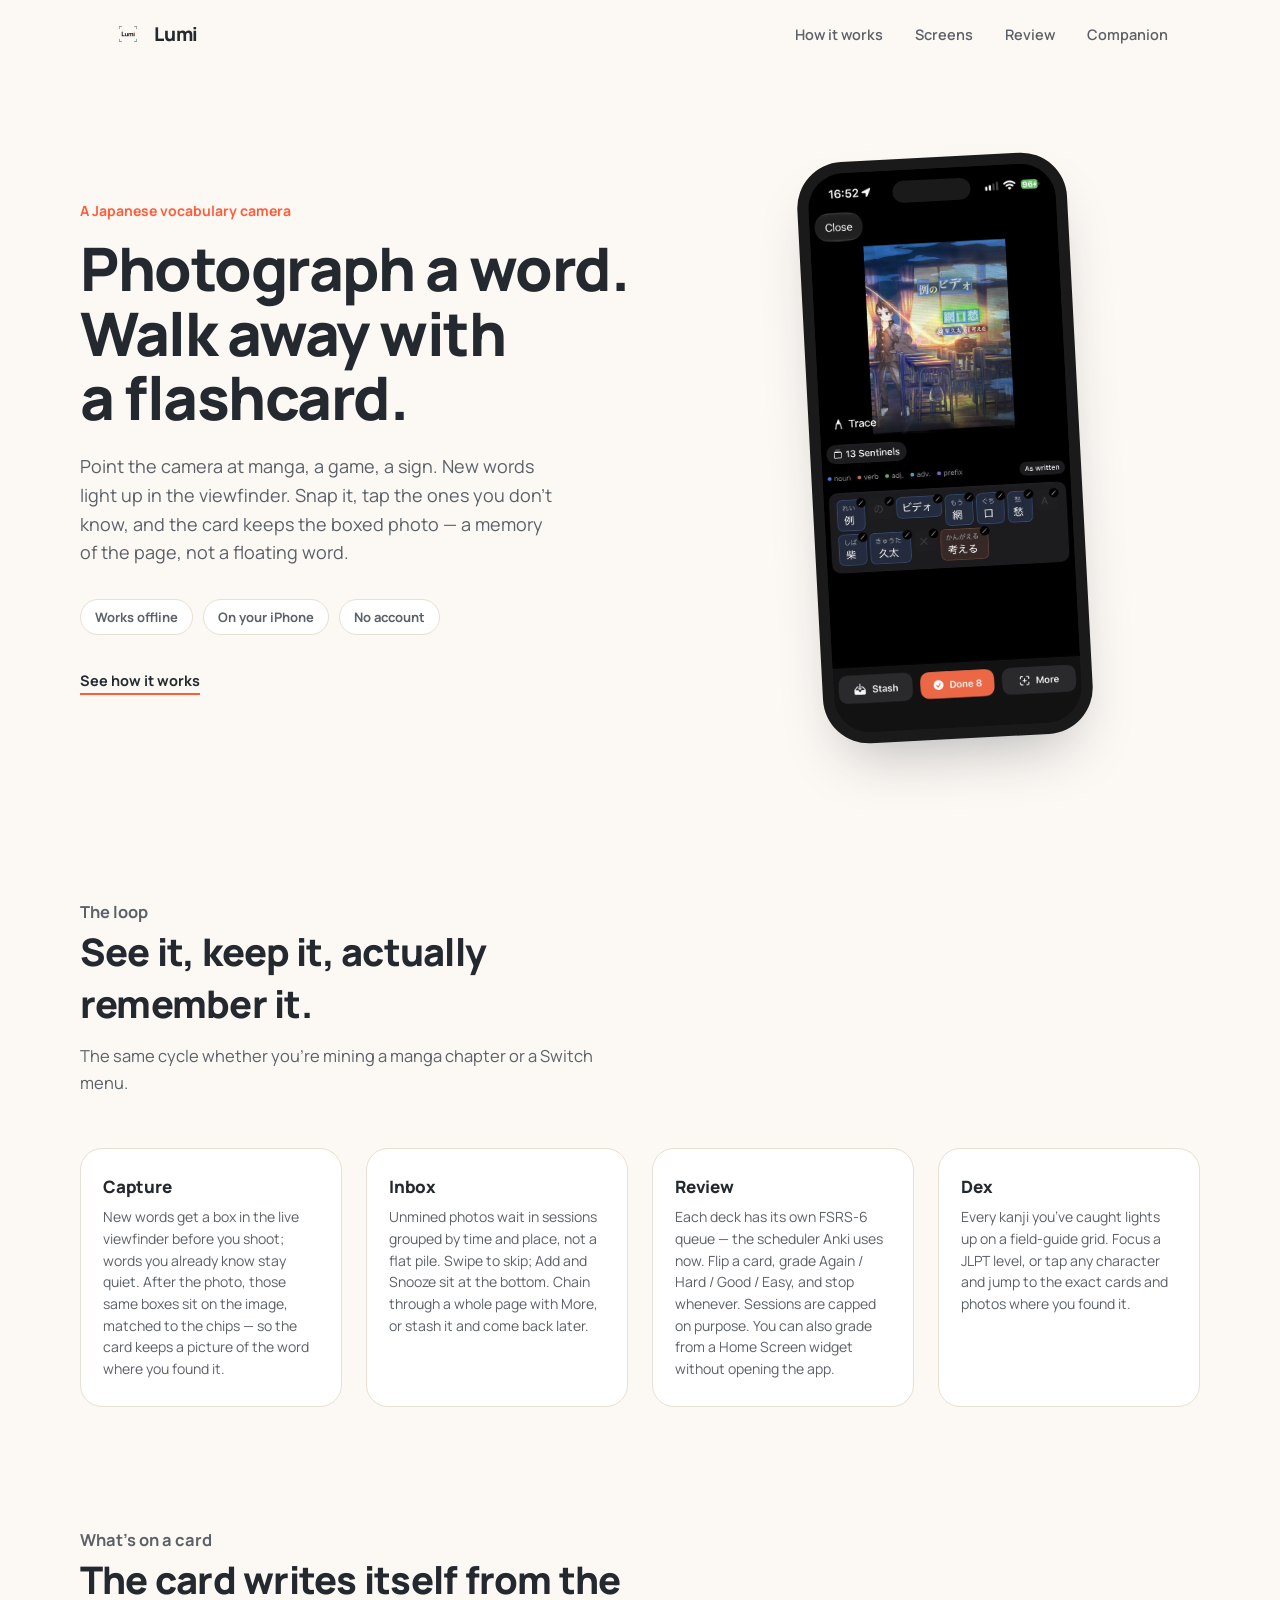
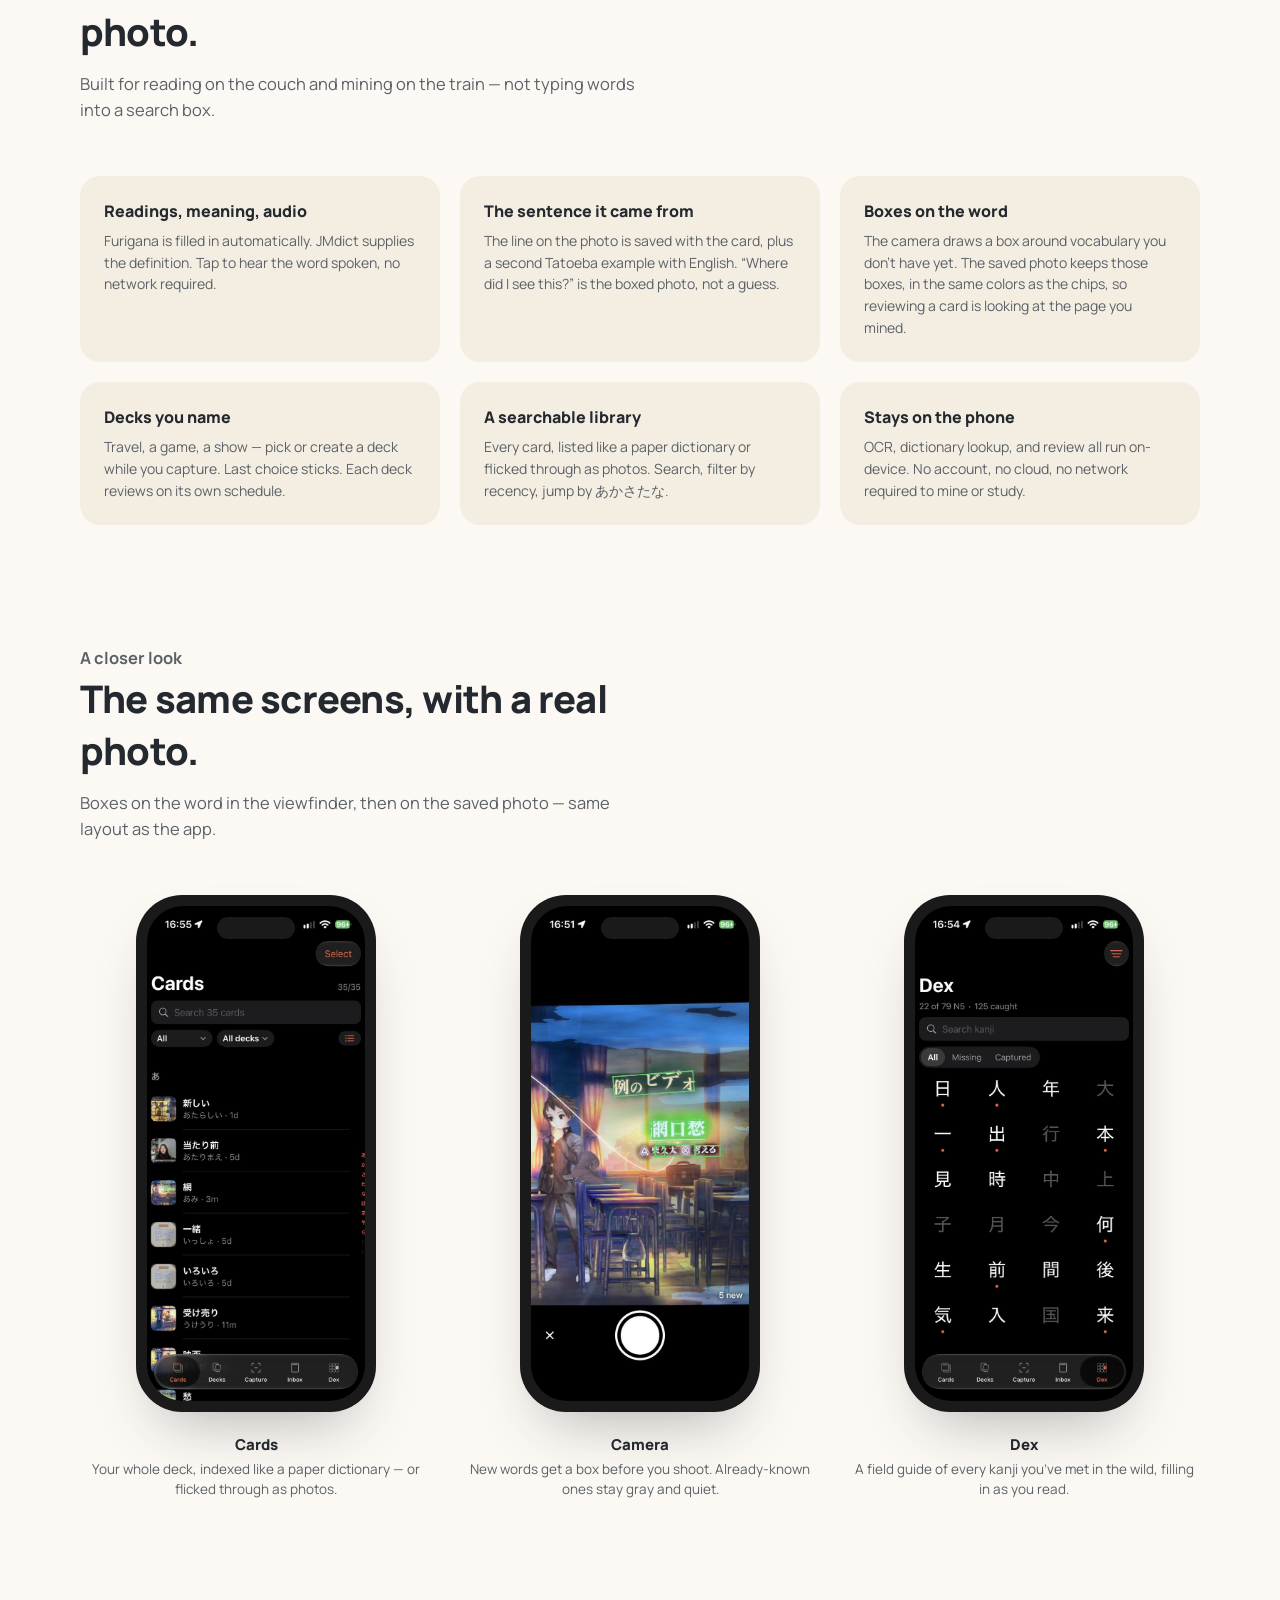
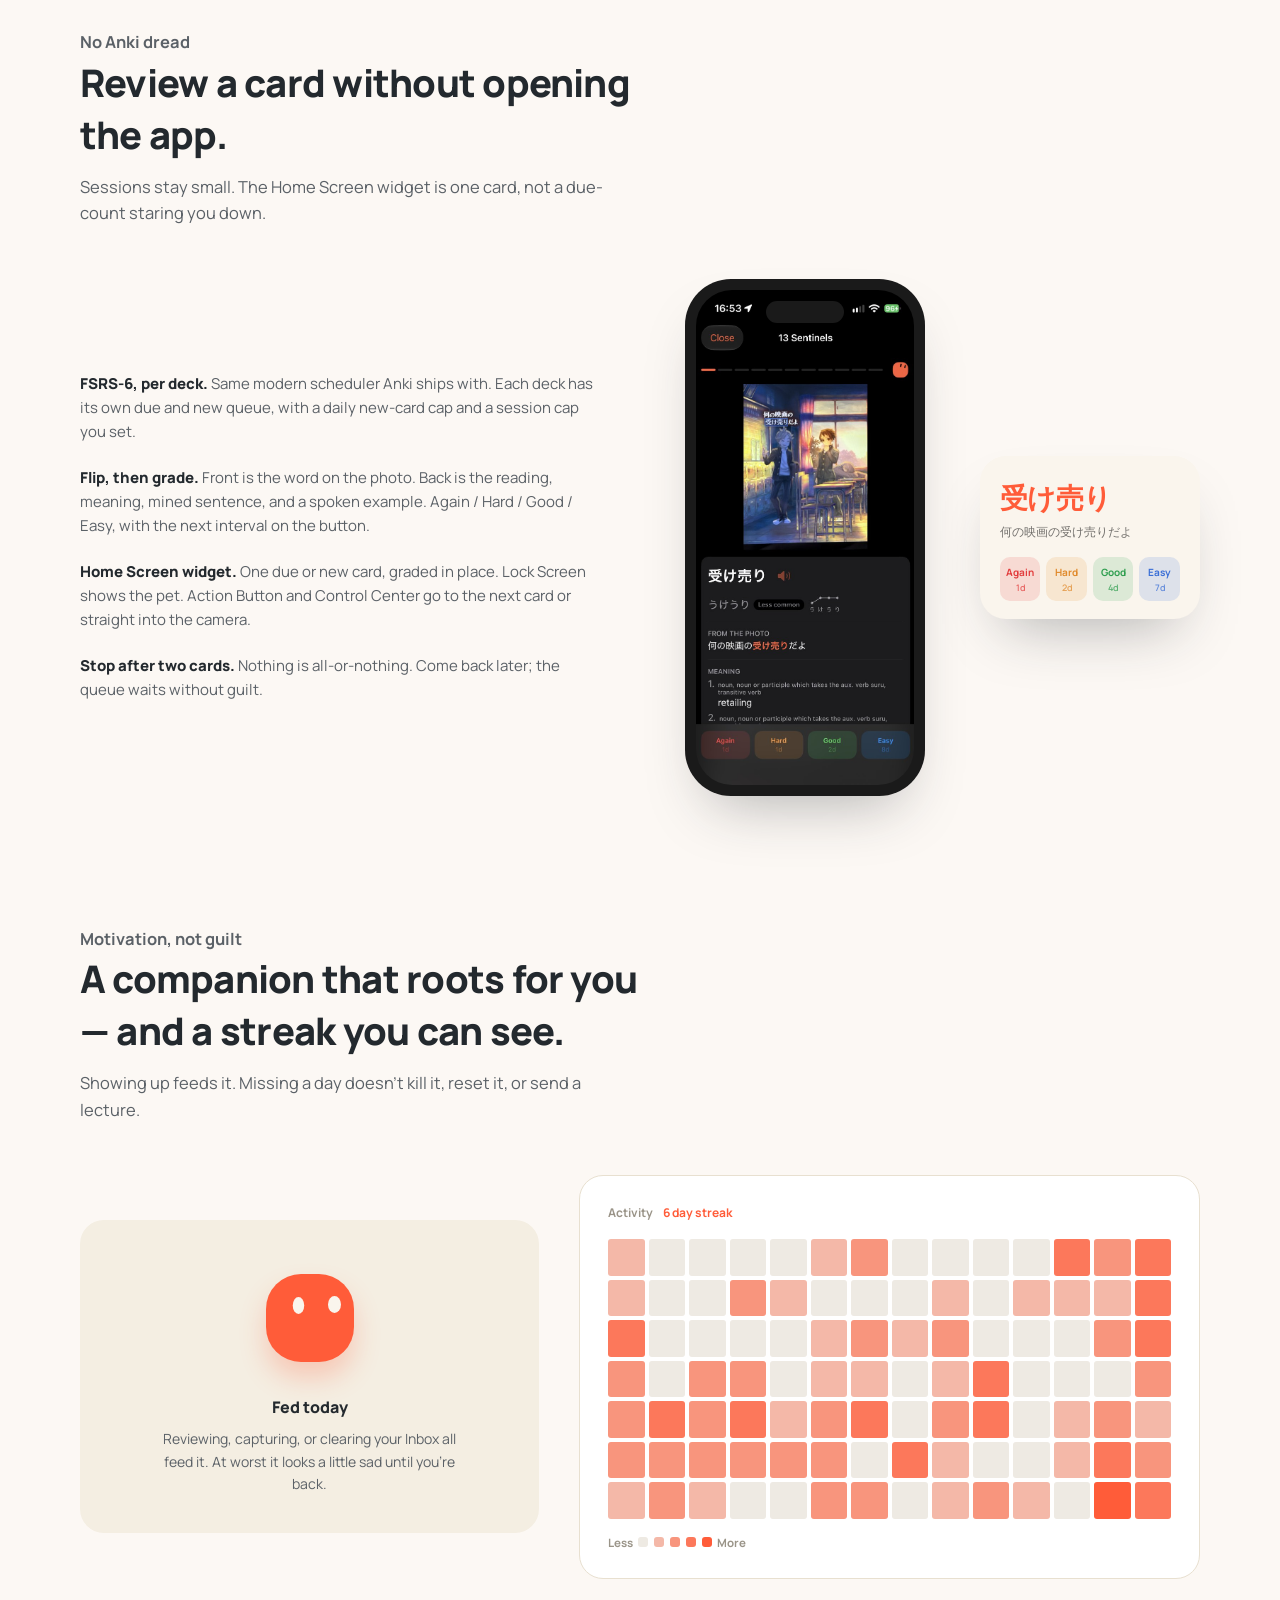
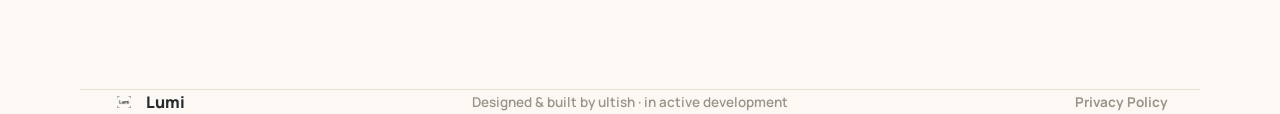
<file: index.html>
<!DOCTYPE html>
<html lang="en">
<head>
<meta charset="UTF-8">
<meta name="viewport" content="width=device-width, initial-scale=1.0">
<title>Lumi — a Japanese vocabulary camera</title>
<meta name="description" content="Photograph Japanese — manga, games, signs, menus — and Lumi turns the words you don't know into flashcards. Readings, meanings, examples, and FSRS review, including from a Home Screen widget. Works offline.">

<link rel="icon" type="image/png" href="assets/icon-light-64.png" media="(prefers-color-scheme: light)">
<link rel="icon" type="image/png" href="assets/icon-dark-64.png" media="(prefers-color-scheme: dark)">
<link rel="apple-touch-icon" href="assets/icon-light-180.png">

<link rel="preconnect" href="https://fonts.googleapis.com">
<link rel="preconnect" href="https://fonts.gstatic.com" crossorigin>
<link href="https://fonts.googleapis.com/css2?family=Manrope:wght@500;600;700;800&display=swap" rel="stylesheet">

<link rel="stylesheet" href="styles.css">
</head>
<body>

<header class="nav" id="nav">
  <div class="nav__inner">
    <a href="#top" class="brand">
      <img class="logo-light" src="assets/icon-light-64.png" alt="">
      <img class="logo-dark" src="assets/icon-dark-64.png" alt="">
      Lumi
    </a>
    <nav class="nav__links">
      <a href="#how">How it works</a>
      <a href="#screens">Screens</a>
      <a href="#review">Review</a>
      <a href="#companion">Companion</a>
    </nav>
  </div>
</header>

<main id="top">

  <section class="hero wrap">
    <div class="hero__grid">
      <div>
        <p class="kicker">A Japanese vocabulary camera</p>
        <h1>Photograph a word.<br>Walk away with a&nbsp;flashcard.</h1>
        <p class="lede">
          Point the camera at manga, a game, a sign. New words light up in
          the viewfinder. Snap it, tap the ones you don’t know, and the card
          keeps the boxed photo — a memory of the page, not a floating word.
        </p>
        <div class="hero__badges">
          <span class="badge">Works offline</span>
          <span class="badge">On your iPhone</span>
          <span class="badge">No account</span>
        </div>
        <a href="#how" class="scroll-cue">See how it works</a>
      </div>

      <div class="hero__visual">
        <div class="phone phone--item phone--shot">
          <div class="phone__screen">
            <div class="phone__island"></div>
            <img class="phone__shot" src="assets/screens/hero-review.jpg" alt="Lumi's review screen: a manga panel with Japanese words boxed in color by part of speech, ready to add as flashcards">
          </div>
        </div>
      </div>
    </div>
  </section>

  <section class="loop wrap" id="how">
    <div class="section-head reveal">
      <p class="kicker">The loop</p>
      <h2>See it, keep it, actually remember it.</h2>
      <p>The same cycle whether you’re mining a manga chapter or a Switch menu.</p>
    </div>

    <div class="steps">
      <div class="step reveal">
        <h3>Capture</h3>
        <p>New words get a box in the live viewfinder before you shoot; words you already know stay quiet. After the photo, those same boxes sit on the image, matched to the chips — so the card keeps a picture of the word where you found it.</p>
      </div>
      <div class="step reveal">
        <h3>Inbox</h3>
        <p>Unmined photos wait in sessions grouped by time and place, not a flat pile. Swipe to skip; Add and Snooze sit at the bottom. Chain through a whole page with More, or stash it and come back later.</p>
      </div>
      <div class="step reveal">
        <h3>Review</h3>
        <p>Each deck has its own FSRS-6 queue — the scheduler Anki uses now. Flip a card, grade Again / Hard / Good / Easy, and stop whenever. Sessions are capped on purpose. You can also grade from a Home Screen widget without opening the app.</p>
      </div>
      <div class="step reveal">
        <h3>Dex</h3>
        <p>Every kanji you’ve caught lights up on a field-guide grid. Focus a JLPT level, or tap any character and jump to the exact cards and photos where you found it.</p>
      </div>
    </div>
  </section>

  <section class="features wrap" id="features">
    <div class="section-head reveal">
      <p class="kicker">What’s on a card</p>
      <h2>The card writes itself from the photo.</h2>
      <p>Built for reading on the couch and mining on the train — not typing words into a search box.</p>
    </div>

    <div class="feature-grid">
      <div class="feature reveal">
        <h3>Readings, meaning, audio</h3>
        <p>Furigana is filled in automatically. JMdict supplies the definition. Tap to hear the word spoken, no network required.</p>
      </div>
      <div class="feature reveal">
        <h3>The sentence it came from</h3>
        <p>The line on the photo is saved with the card, plus a second Tatoeba example with English. “Where did I see this?” is the boxed photo, not a guess.</p>
      </div>
      <div class="feature reveal">
        <h3>Boxes on the word</h3>
        <p>The camera draws a box around vocabulary you don’t have yet. The saved photo keeps those boxes, in the same colors as the chips, so reviewing a card is looking at the page you mined.</p>
      </div>
      <div class="feature reveal">
        <h3>Decks you name</h3>
        <p>Travel, a game, a show — pick or create a deck while you capture. Last choice sticks. Each deck reviews on its own schedule.</p>
      </div>
      <div class="feature reveal">
        <h3>A searchable library</h3>
        <p>Every card, listed like a paper dictionary or flicked through as photos. Search, filter by recency, jump by あかさたな.</p>
      </div>
      <div class="feature reveal">
        <h3>Stays on the phone</h3>
        <p>OCR, dictionary lookup, and review all run on-device. No account, no cloud, no network required to mine or study.</p>
      </div>
    </div>
  </section>

  <section class="screens wrap" id="screens">
    <div class="section-head reveal">
      <p class="kicker">A closer look</p>
      <h2>The same screens, with a real photo.</h2>
      <p>Boxes on the word in the viewfinder, then on the saved photo — same layout as the app.</p>
    </div>

    <div class="screen-row">

      <div class="screen-card reveal">
        <div class="phone phone--tab phone--shot">
          <div class="phone__screen">
            <div class="phone__island"></div>
            <img class="phone__shot" src="assets/screens/cards.jpg" alt="The Cards screen: a searchable list of caught words, indexed alphabetically with a thumbnail from the photo each was found in">
          </div>
        </div>
        <div class="screen-card__label">Cards</div>
        <div class="screen-card__desc">Your whole deck, indexed like a paper dictionary — or flicked through as photos.</div>
      </div>

      <div class="screen-card reveal">
        <div class="phone phone--camera phone--shot">
          <div class="phone__screen phone__screen--finder">
            <div class="phone__island"></div>
            <img class="phone__shot" src="assets/screens/camera.jpg" alt="The live camera viewfinder: green boxes highlighting new Japanese words over a manga page, with a new-word count and shutter button">
          </div>
        </div>
        <div class="screen-card__label">Camera</div>
        <div class="screen-card__desc">New words get a box before you shoot. Already-known ones stay gray and quiet.</div>
      </div>

      <div class="screen-card reveal">
        <div class="phone phone--tab phone--shot">
          <div class="phone__screen">
            <div class="phone__island"></div>
            <img class="phone__shot" src="assets/screens/dex.jpg" alt="The Dex screen: a grid of kanji, bright where caught and faint where still missing, filtered to JLPT N5">
          </div>
        </div>
        <div class="screen-card__label">Dex</div>
        <div class="screen-card__desc">A field guide of every kanji you’ve met in the wild, filling in as you read.</div>
      </div>

    </div>
  </section>

  <section class="dread wrap" id="review">
    <div class="section-head reveal">
      <p class="kicker">No Anki dread</p>
      <h2>Review a card without opening the app.</h2>
      <p>Sessions stay small. The Home Screen widget is one card, not a due-count staring you down.</p>
    </div>

    <div class="dread__grid">
      <ul class="dread__list reveal">
        <li><strong>FSRS-6, per deck.</strong> Same modern scheduler Anki ships with. Each deck has its own due and new queue, with a daily new-card cap and a session cap you set.</li>
        <li><strong>Flip, then grade.</strong> Front is the word on the photo. Back is the reading, meaning, mined sentence, and a spoken example. Again / Hard / Good / Easy, with the next interval on the button.</li>
        <li><strong>Home Screen widget.</strong> One due or new card, graded in place. Lock Screen shows the pet. Action Button and Control Center go to the next card or straight into the camera.</li>
        <li><strong>Stop after two cards.</strong> Nothing is all-or-nothing. Come back later; the queue waits without guilt.</li>
      </ul>

      <div class="review-visuals reveal">
        <div class="phone phone--item phone--sm phone--shot">
          <div class="phone__screen">
            <div class="phone__island"></div>
            <img class="phone__shot" src="assets/screens/review-back.jpg" alt="The back of a review card: the word 受け売り with its reading, the sentence it was mined from, and its dictionary meaning, above Again / Hard / Good / Easy grade buttons">
          </div>
        </div>

        <div class="widget-mock">
          <div class="widget-mock__word">受け売り</div>
          <div class="widget-mock__sentence">何の映画の受け売りだよ</div>
          <div class="widget-mock__grades">
            <div class="g again">Again<small>1d</small></div>
            <div class="g hard">Hard<small>2d</small></div>
            <div class="g good">Good<small>4d</small></div>
            <div class="g easy">Easy<small>7d</small></div>
          </div>
        </div>
      </div>
    </div>
  </section>

  <section class="companion wrap" id="companion">
    <div class="section-head reveal">
      <p class="kicker">Motivation, not guilt</p>
      <h2>A companion that roots for you — and a streak you can see.</h2>
      <p>Showing up feeds it. Missing a day doesn’t kill it, reset it, or send a lecture.</p>
    </div>

    <div class="companion__grid">
      <div class="pet-card reveal">
        <div class="mascot" aria-hidden="true">
          <div class="mascot__body">
            <span class="mascot__eye mascot__eye--l"></span>
            <span class="mascot__eye mascot__eye--r"></span>
          </div>
        </div>
        <div class="pet-card__mood">Fed today</div>
        <div class="pet-card__desc">Reviewing, capturing, or clearing your Inbox all feed it. At worst it looks a little sad until you’re back.</div>
      </div>

      <div class="heatmap-card reveal">
        <div class="heatmap-card__label">Activity <span>6 day streak</span></div>
        <div class="heatmap" id="heatmap"></div>
        <div class="heatmap-card__legend">
          Less
          <span class="lvl lvl0"></span><span class="lvl lvl1"></span><span class="lvl lvl2"></span><span class="lvl lvl3"></span><span class="lvl lvl4"></span>
          More
        </div>
      </div>
    </div>
  </section>

</main>

<footer class="wrap">
  <div class="footer__inner">
    <div class="footer__brand">
      <img class="logo-light" src="assets/icon-light-64.png" alt="" width="24" height="24">
      <img class="logo-dark" src="assets/icon-dark-64.png" alt="" width="24" height="24">
      Lumi
    </div>
    <p>Designed &amp; built by ultish · in active development</p>
    <a href="privacy.html" style="font-size:13.5px;font-weight:700;color:var(--ink-faint);text-decoration:none;">Privacy Policy</a>
  </div>
</footer>

<script src="script.js"></script>
</body>
</html>
</file>
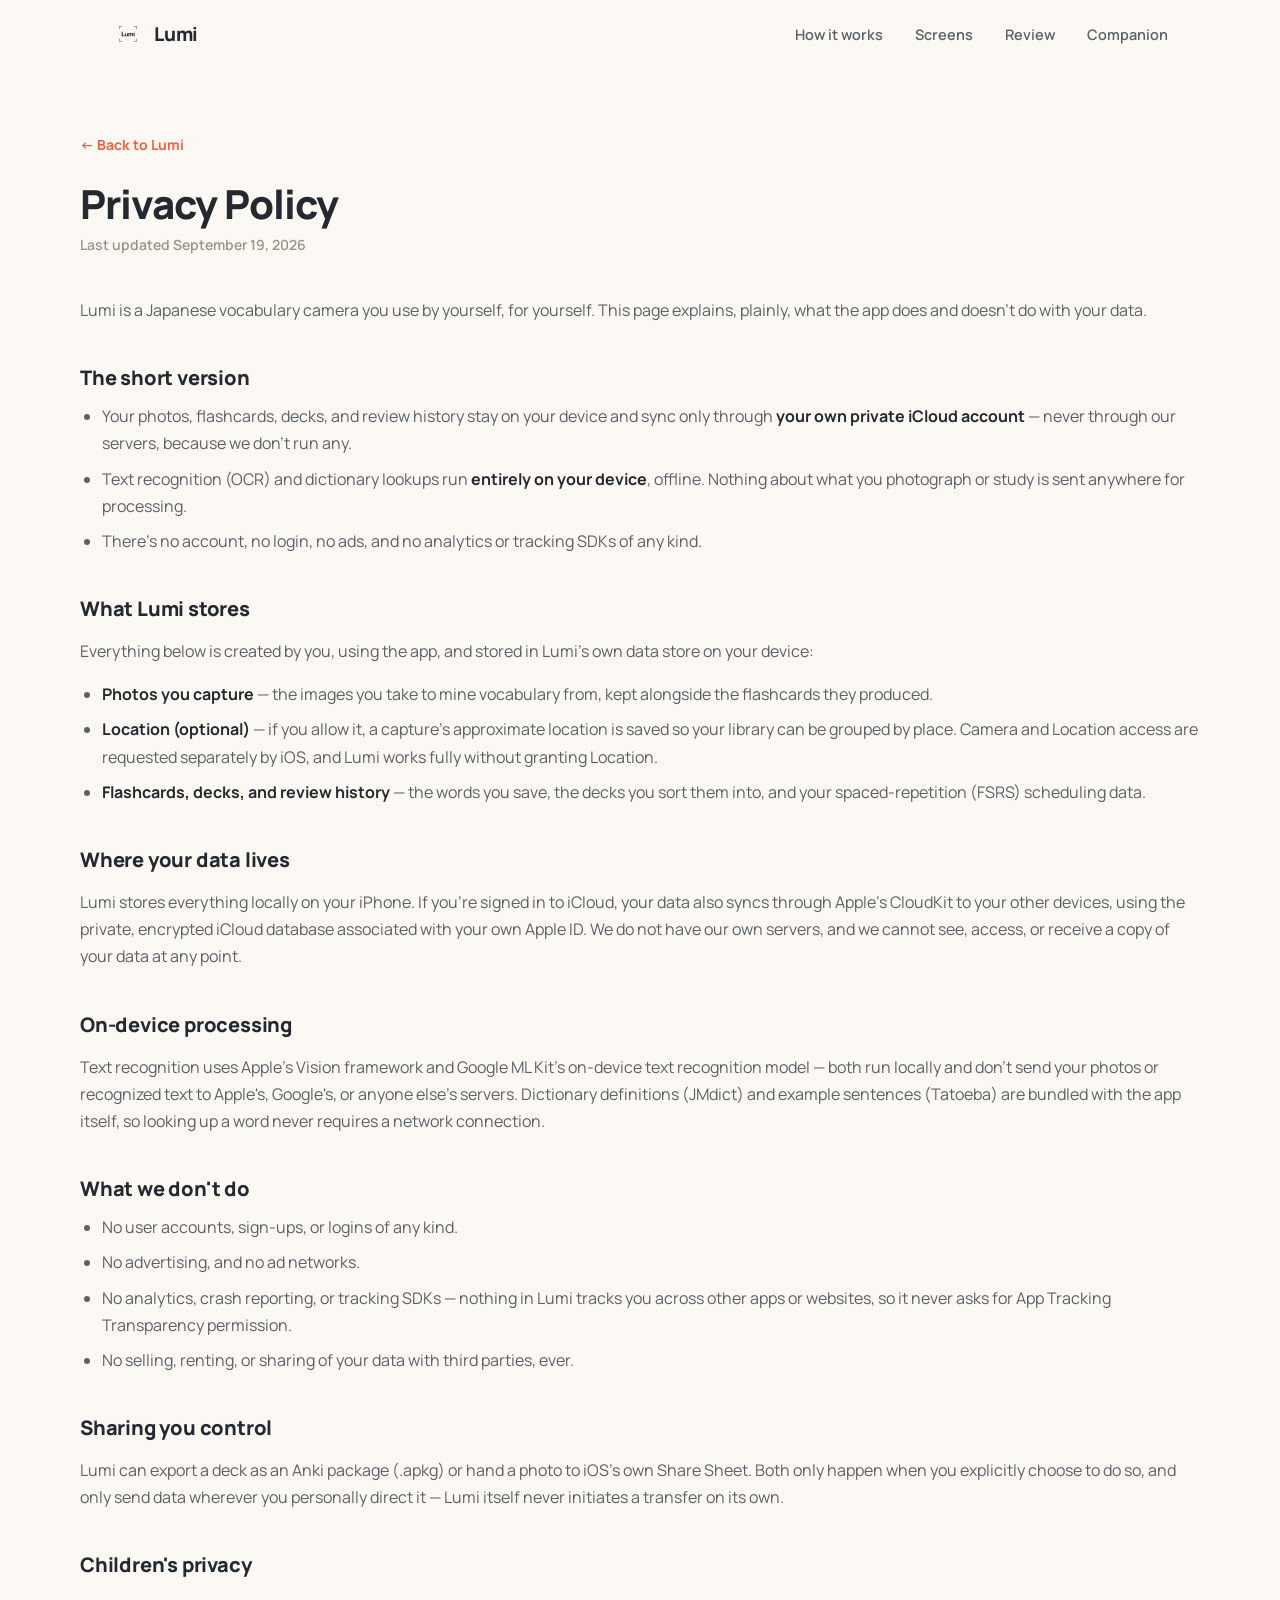
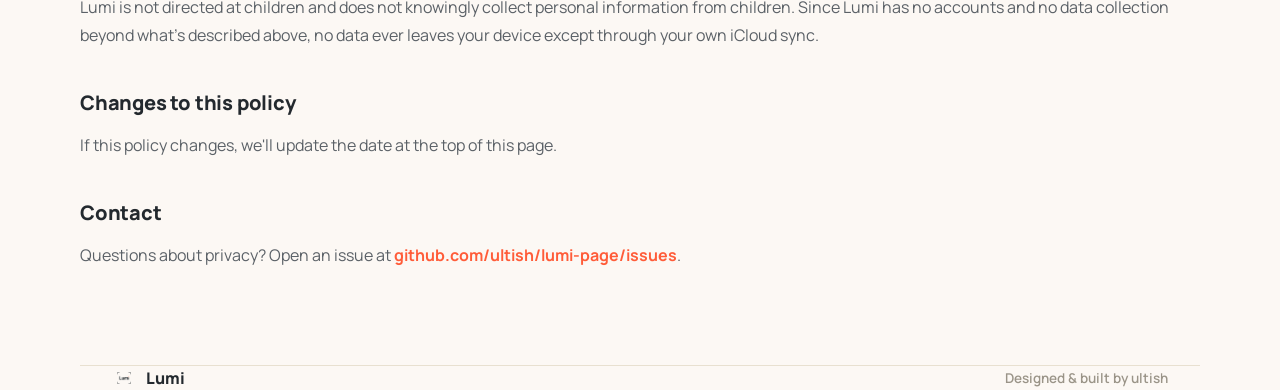
<file: privacy.html>
<!DOCTYPE html>
<html lang="en">
<head>
<meta charset="UTF-8">
<meta name="viewport" content="width=device-width, initial-scale=1.0">
<title>Privacy Policy — Lumi</title>
<meta name="description" content="Lumi's privacy policy: what stays on your device, what syncs through your own iCloud, and what we never collect.">

<link rel="icon" type="image/png" href="assets/icon-light-64.png" media="(prefers-color-scheme: light)">
<link rel="icon" type="image/png" href="assets/icon-dark-64.png" media="(prefers-color-scheme: dark)">
<link rel="apple-touch-icon" href="assets/icon-light-180.png">

<link rel="preconnect" href="https://fonts.googleapis.com">
<link rel="preconnect" href="https://fonts.gstatic.com" crossorigin>
<link href="https://fonts.googleapis.com/css2?family=Manrope:wght@500;600;700;800&display=swap" rel="stylesheet">

<link rel="stylesheet" href="styles.css">
<style>
  .legal { padding: 64px 0 80px; }
  .legal .wrap { max-width: 760px; }
  .legal h1 { font-size: clamp(28px, 4.2vw, 40px); margin-bottom: 8px; }
  .legal .updated { color: var(--ink-faint); font-size: 14px; font-weight: 600; margin: 0 0 40px; }
  .legal h2 { font-size: 20px; font-weight: 800; margin: 40px 0 12px; letter-spacing: -0.01em; }
  .legal p, .legal li { font-size: 16px; line-height: 1.7; color: var(--ink-soft); }
  .legal ul { margin: 0 0 16px; padding-left: 22px; }
  .legal li { margin-bottom: 8px; }
  .legal strong { color: var(--ink); }
  .legal a { color: var(--orange); font-weight: 700; text-decoration: none; }
  .legal a:hover { text-decoration: underline; }
  .back-link { display: inline-block; margin-bottom: 28px; font-size: 14px; font-weight: 700; color: var(--ink-faint); text-decoration: none; }
  .back-link:hover { color: var(--orange); }
</style>
</head>
<body>

<header class="nav" id="nav">
  <div class="nav__inner">
    <a href="index.html#top" class="brand">
      <img class="logo-light" src="assets/icon-light-64.png" alt="">
      <img class="logo-dark" src="assets/icon-dark-64.png" alt="">
      Lumi
    </a>
    <nav class="nav__links">
      <a href="index.html#how">How it works</a>
      <a href="index.html#screens">Screens</a>
      <a href="index.html#review">Review</a>
      <a href="index.html#companion">Companion</a>
    </nav>
  </div>
</header>

<main>
  <section class="legal wrap">
    <a href="index.html#top" class="back-link">← Back to Lumi</a>
    <h1>Privacy Policy</h1>
    <p class="updated">Last updated September 19, 2026</p>

    <p>Lumi is a Japanese vocabulary camera you use by yourself, for yourself. This page explains, plainly, what the app does and doesn't do with your data.</p>

    <h2>The short version</h2>
    <ul>
      <li>Your photos, flashcards, decks, and review history stay on your device and sync only through <strong>your own private iCloud account</strong> — never through our servers, because we don't run any.</li>
      <li>Text recognition (OCR) and dictionary lookups run <strong>entirely on your device</strong>, offline. Nothing about what you photograph or study is sent anywhere for processing.</li>
      <li>There's no account, no login, no ads, and no analytics or tracking SDKs of any kind.</li>
    </ul>

    <h2>What Lumi stores</h2>
    <p>Everything below is created by you, using the app, and stored in Lumi's own data store on your device:</p>
    <ul>
      <li><strong>Photos you capture</strong> — the images you take to mine vocabulary from, kept alongside the flashcards they produced.</li>
      <li><strong>Location (optional)</strong> — if you allow it, a capture's approximate location is saved so your library can be grouped by place. Camera and Location access are requested separately by iOS, and Lumi works fully without granting Location.</li>
      <li><strong>Flashcards, decks, and review history</strong> — the words you save, the decks you sort them into, and your spaced-repetition (FSRS) scheduling data.</li>
    </ul>

    <h2>Where your data lives</h2>
    <p>Lumi stores everything locally on your iPhone. If you're signed in to iCloud, your data also syncs through Apple's CloudKit to your other devices, using the private, encrypted iCloud database associated with your own Apple ID. We do not have our own servers, and we cannot see, access, or receive a copy of your data at any point.</p>

    <h2>On-device processing</h2>
    <p>Text recognition uses Apple's Vision framework and Google ML Kit's on-device text recognition model — both run locally and don't send your photos or recognized text to Apple's, Google's, or anyone else's servers. Dictionary definitions (JMdict) and example sentences (Tatoeba) are bundled with the app itself, so looking up a word never requires a network connection.</p>

    <h2>What we don't do</h2>
    <ul>
      <li>No user accounts, sign-ups, or logins of any kind.</li>
      <li>No advertising, and no ad networks.</li>
      <li>No analytics, crash reporting, or tracking SDKs — nothing in Lumi tracks you across other apps or websites, so it never asks for App Tracking Transparency permission.</li>
      <li>No selling, renting, or sharing of your data with third parties, ever.</li>
    </ul>

    <h2>Sharing you control</h2>
    <p>Lumi can export a deck as an Anki package (.apkg) or hand a photo to iOS's own Share Sheet. Both only happen when you explicitly choose to do so, and only send data wherever you personally direct it — Lumi itself never initiates a transfer on its own.</p>

    <h2>Children's privacy</h2>
    <p>Lumi is not directed at children and does not knowingly collect personal information from children. Since Lumi has no accounts and no data collection beyond what's described above, no data ever leaves your device except through your own iCloud sync.</p>

    <h2>Changes to this policy</h2>
    <p>If this policy changes, we'll update the date at the top of this page.</p>

    <h2>Contact</h2>
    <p>Questions about privacy? Open an issue at <a href="https://github.com/ultish/lumi-page/issues">github.com/ultish/lumi-page/issues</a>.</p>
  </section>
</main>

<footer class="wrap">
  <div class="footer__inner">
    <div class="footer__brand">
      <img class="logo-light" src="assets/icon-light-64.png" alt="" width="24" height="24">
      <img class="logo-dark" src="assets/icon-dark-64.png" alt="" width="24" height="24">
      Lumi
    </div>
    <p>Designed &amp; built by ultish</p>
  </div>
</footer>

</body>
</html>
</file>
<file: styles.css>
/* Lumi — showcase. Palette from the app icon + ZukanTheme.coral. */

:root {
  --cream: #fcf8f4;
  --cream-alt: #f4eee2;
  --paper: #ffffff;
  --ink: #23292e;
  --ink-soft: #5b6167;
  --ink-faint: #9a9488;
  --orange: #ff5c39;
  --orange-soft: #ffe4d8;
  --line: #e8e0d0;
  --fill: #eeeae3;
  --shadow: 0 30px 60px -25px rgba(35, 41, 46, 0.35);
  --noun: #387acc;
  --verb: #cc6147;
  --adj: #47ab61;
  --adv: #2ea3a8;
  --prefix: #8c61d1;
  --font: "Manrope", -apple-system, BlinkMacSystemFont, "Segoe UI", sans-serif;
  --ui: -apple-system, BlinkMacSystemFont, "SF Pro Text", "Segoe UI", sans-serif;
}

@media (prefers-color-scheme: dark) {
  :root {
    --cream: #23292e;
    --cream-alt: #1b2024;
    --paper: #2b3237;
    --ink: #fcf8f4;
    --ink-soft: #bcc3c8;
    --ink-faint: #767d82;
    --orange: #ff6a45;
    --orange-soft: #3c2a23;
    --line: #3a4146;
    --fill: #3a4146;
    --shadow: 0 30px 60px -25px rgba(0, 0, 0, 0.6);
  }
}

* { box-sizing: border-box; }
html { scroll-behavior: smooth; }

body {
  margin: 0;
  background: var(--cream);
  color: var(--ink);
  font-family: var(--font);
  -webkit-font-smoothing: antialiased;
  overflow-x: hidden;
}

img { max-width: 100%; display: block; }
a { color: inherit; }

.wrap {
  max-width: 1120px;
  margin: 0 auto;
  padding: 0 32px;
}

.nav {
  position: sticky;
  top: 0;
  z-index: 50;
  background: color-mix(in srgb, var(--cream) 88%, transparent);
  backdrop-filter: blur(14px);
  border-bottom: 1px solid transparent;
  transition: border-color 0.3s ease;
}
.nav.scrolled { border-bottom-color: var(--line); }

.nav__inner {
  display: flex;
  align-items: center;
  justify-content: space-between;
  padding: 18px 32px;
  max-width: 1120px;
  margin: 0 auto;
}

.brand {
  display: flex;
  align-items: center;
  gap: 10px;
  font-weight: 800;
  font-size: 19px;
  letter-spacing: -0.01em;
  text-decoration: none;
}

.brand img { width: 32px; height: 32px; border-radius: 9px; }
.logo-dark { display: none; }
@media (prefers-color-scheme: dark) {
  .logo-light { display: none; }
  .logo-dark { display: block; }
}

.nav__links {
  display: flex;
  gap: 32px;
  font-size: 14.5px;
  font-weight: 600;
}
.nav__links a {
  text-decoration: none;
  color: var(--ink-soft);
}
.nav__links a:hover { color: var(--orange); }

@media (max-width: 640px) {
  .nav__links { display: none; }
}

.hero { padding: 88px 0 60px; }

.hero__grid {
  display: grid;
  grid-template-columns: 1.05fr 0.95fr;
  gap: 48px;
  align-items: center;
}

@media (max-width: 900px) {
  .hero__grid { grid-template-columns: 1fr; }
  .hero__visual { order: -1; }
}

.kicker {
  font-size: 14px;
  font-weight: 700;
  color: var(--orange);
  margin: 0 0 16px;
}

h1 {
  font-size: clamp(32px, 5.4vw, 60px);
  line-height: 1.08;
  letter-spacing: -0.025em;
  margin: 0 0 22px;
  font-weight: 800;
}

.lede {
  font-size: 18px;
  line-height: 1.6;
  color: var(--ink-soft);
  max-width: 480px;
  margin: 0 0 32px;
}

.hero__badges {
  display: flex;
  gap: 10px;
  flex-wrap: wrap;
  margin-bottom: 34px;
}

.badge {
  font-size: 13px;
  font-weight: 700;
  padding: 8px 14px;
  border-radius: 100px;
  background: var(--paper);
  border: 1px solid var(--line);
  color: var(--ink-soft);
}

.scroll-cue {
  display: inline-flex;
  font-weight: 700;
  font-size: 14.5px;
  text-decoration: none;
  color: var(--ink);
  border-bottom: 2px solid var(--orange);
  padding-bottom: 3px;
}

/* ---------- phone ---------- */

.phone {
  width: 270px;
  aspect-ratio: 9 / 19.4;
  background: #1a1a1a;
  border-radius: 46px;
  padding: 11px;
  box-shadow: var(--shadow);
  margin: 0 auto;
  position: relative;
  font-family: var(--ui);
}

.phone--sm { width: 240px; }

.phone__screen {
  background: var(--cream);
  height: 100%;
  width: 100%;
  border-radius: 36px;
  overflow: hidden;
  position: relative;
  display: flex;
  flex-direction: column;
  color: var(--ink);
}

.phone--shot .phone__screen {
  background: #0a0a0a;
}
.phone__shot {
  width: 100%;
  height: 100%;
  object-fit: cover;
  display: block;
}

.phone__island {
  position: absolute;
  top: 11px;
  left: 50%;
  transform: translateX(-50%);
  width: 78px;
  height: 22px;
  background: #1a1a1a;
  border-radius: 20px;
  z-index: 6;
}

.hero__visual {
  display: flex;
  justify-content: center;
}
.hero__visual .phone {
  transform: rotate(-3deg);
  animation: float 6s ease-in-out infinite;
}
@keyframes float {
  0%, 100% { transform: rotate(-3deg) translateY(0); }
  50% { transform: rotate(-3deg) translateY(-12px); }
}
@media (prefers-reduced-motion: reduce) {
  .hero__visual .phone { animation: none; }
}

.phone__screen--finder {
  background: #111;
}

.g {
  border: 0;
  border-radius: 10px;
  padding: 8px 2px 7px;
  text-align: center;
  font-size: 10px;
  font-weight: 700;
  font-family: inherit;
  background: transparent;
}
.g small { display: block; font-weight: 600; font-size: 9px; margin-top: 2px; opacity: 0.75; }
.g.again { color: #e23d3d; background: rgba(226, 61, 61, 0.15); }
.g.hard { color: #e08a2c; background: rgba(224, 138, 44, 0.15); }
.g.good { color: #2f9e4f; background: rgba(47, 158, 79, 0.15); }
.g.easy { color: #3b6fd6; background: rgba(59, 111, 214, 0.15); }

.section-head { max-width: 560px; margin: 0 0 52px; }
.section-head h2 {
  font-size: clamp(28px, 3.6vw, 38px);
  letter-spacing: -0.02em;
  margin: 0 0 14px;
  font-weight: 800;
}
.section-head p { color: var(--ink-soft); font-size: 16.5px; line-height: 1.6; margin: 0; }

.loop { padding: 100px 0; }

.steps {
  display: grid;
  grid-template-columns: repeat(4, 1fr);
  gap: 24px;
}
@media (max-width: 900px) { .steps { grid-template-columns: 1fr 1fr; } }
@media (max-width: 560px) { .steps { grid-template-columns: 1fr; } }

.step {
  background: var(--paper);
  border: 1px solid var(--line);
  border-radius: 22px;
  padding: 26px 22px;
}
.step h3 { font-size: 17px; margin: 0 0 8px; font-weight: 800; letter-spacing: -0.01em; }
.step p { font-size: 14px; line-height: 1.55; color: var(--ink-soft); margin: 0; }

.features { padding: 20px 0 100px; }

.feature-grid {
  display: grid;
  grid-template-columns: repeat(3, 1fr);
  gap: 20px;
}
@media (max-width: 860px) { .feature-grid { grid-template-columns: 1fr 1fr; } }
@media (max-width: 560px) { .feature-grid { grid-template-columns: 1fr; } }

.feature {
  padding: 24px;
  border-radius: 20px;
  background: var(--cream-alt);
}
.feature h3 { font-size: 16px; margin: 0 0 8px; font-weight: 800; }
.feature p { font-size: 14px; color: var(--ink-soft); line-height: 1.55; margin: 0; }

.screens { padding: 20px 0 110px; }

.screen-row {
  display: grid;
  grid-template-columns: repeat(3, 1fr);
  gap: 32px;
  align-items: start;
}
@media (max-width: 900px) {
  .screen-row { grid-template-columns: 1fr; max-width: 320px; margin: 0 auto; gap: 56px; }
}

.screen-card { text-align: center; }
.screen-card .phone { width: 240px; }
.screen-card__label { margin-top: 22px; font-weight: 800; font-size: 15px; }
.screen-card__desc {
  font-size: 13.5px;
  color: var(--ink-soft);
  margin-top: 4px;
  line-height: 1.5;
}

.dread { padding: 20px 0 110px; }

.dread__grid {
  display: grid;
  grid-template-columns: 1fr 1.05fr;
  gap: 48px;
  align-items: center;
}
@media (max-width: 900px) {
  .dread__grid { grid-template-columns: 1fr; }
}

.dread__list {
  list-style: none;
  margin: 0;
  padding: 0;
  display: flex;
  flex-direction: column;
  gap: 22px;
}
.dread__list li {
  font-size: 15px;
  line-height: 1.6;
  color: var(--ink-soft);
}
.dread__list strong { color: var(--ink); font-weight: 800; }

.review-visuals {
  display: flex;
  gap: 20px;
  align-items: center;
  justify-content: center;
  flex-wrap: wrap;
}

.widget-mock {
  background: #faf5ed;
  border-radius: 26px;
  padding: 22px 20px 18px;
  width: 220px;
  box-shadow: var(--shadow);
  color: #23292e;
}
.widget-mock__word {
  font-size: 28px;
  font-weight: 800;
  letter-spacing: -0.02em;
  color: #ff5c39;
  margin-bottom: 6px;
}
.widget-mock__sentence {
  font-size: 12px;
  line-height: 1.4;
  color: rgba(0,0,0,0.55);
  margin-bottom: 16px;
}
.widget-mock__grades {
  display: grid;
  grid-template-columns: repeat(4, 1fr);
  gap: 6px;
}

.companion { padding: 20px 0 110px; }

.companion__grid {
  display: grid;
  grid-template-columns: 0.85fr 1.15fr;
  gap: 40px;
  align-items: center;
}
@media (max-width: 860px) {
  .companion__grid { grid-template-columns: 1fr; }
}

.pet-card {
  background: var(--cream-alt);
  border-radius: 24px;
  padding: 38px 28px;
  text-align: center;
}

.mascot {
  width: 120px;
  height: 120px;
  margin: 0 auto 18px;
  display: grid;
  place-items: center;
}
.mascot__body {
  width: 88px;
  height: 88px;
  background: var(--orange);
  border-radius: 35px;
  position: relative;
  box-shadow: 0 16px 26px rgba(255, 92, 57, 0.25);
}
.mascot__eye {
  position: absolute;
  width: 13px;
  height: 17px;
  background: #faf5ed;
  border-radius: 50%;
  top: 28px;
}
.mascot__eye--l { left: 22px; transform: translate(4px, -5px) scaleX(0.88); }
.mascot__eye--r { right: 18px; transform: translate(5px, -6px); }

.pet-card__mood { font-weight: 800; font-size: 16px; margin-bottom: 10px; }
.pet-card__desc {
  font-size: 14px;
  color: var(--ink-soft);
  line-height: 1.6;
  max-width: 320px;
  margin: 0 auto;
}

.heatmap-card {
  background: var(--paper);
  border: 1px solid var(--line);
  border-radius: 24px;
  padding: 28px;
}
.heatmap-card__label {
  font-size: 12px;
  font-weight: 700;
  color: var(--ink-faint);
  margin-bottom: 18px;
  display: flex;
  gap: 10px;
  align-items: baseline;
}
.heatmap-card__label span { color: var(--orange); }
.heatmap {
  display: grid;
  grid-template-rows: repeat(7, 1fr);
  grid-auto-flow: column;
  grid-auto-columns: 1fr;
  gap: 4px;
  margin-bottom: 16px;
}
.heatmap span { aspect-ratio: 1; border-radius: 3px; }
.lvl0 { background: var(--fill); }
.lvl1 { background: color-mix(in srgb, var(--orange) 35%, var(--fill)); }
.lvl2 { background: color-mix(in srgb, var(--orange) 60%, var(--fill)); }
.lvl3 { background: color-mix(in srgb, var(--orange) 80%, var(--fill)); }
.lvl4 { background: var(--orange); }

.heatmap-card__legend {
  display: flex;
  align-items: center;
  gap: 4px;
  font-size: 11.5px;
  font-weight: 700;
  color: var(--ink-faint);
}
.heatmap-card__legend .lvl { width: 10px; height: 10px; border-radius: 3px; margin: 0 1px; }

footer {
  padding: 50px 0 60px;
  border-top: 1px solid var(--line);
}
.footer__inner {
  display: flex;
  justify-content: space-between;
  align-items: center;
  gap: 16px;
  flex-wrap: wrap;
}
.footer__brand {
  display: flex;
  align-items: center;
  gap: 10px;
  font-weight: 800;
}
.footer__brand img { width: 24px; height: 24px; border-radius: 7px; }
footer p {
  margin: 0;
  font-size: 13.5px;
  color: var(--ink-faint);
  font-weight: 600;
}

.reveal {
  opacity: 0;
  transform: translateY(18px);
  transition: opacity 0.7s ease, transform 0.7s ease;
}
.reveal.in {
  opacity: 1;
  transform: none;
}
@media (prefers-reduced-motion: reduce) {
  .reveal { opacity: 1; transform: none; transition: none; }
}
</file>
